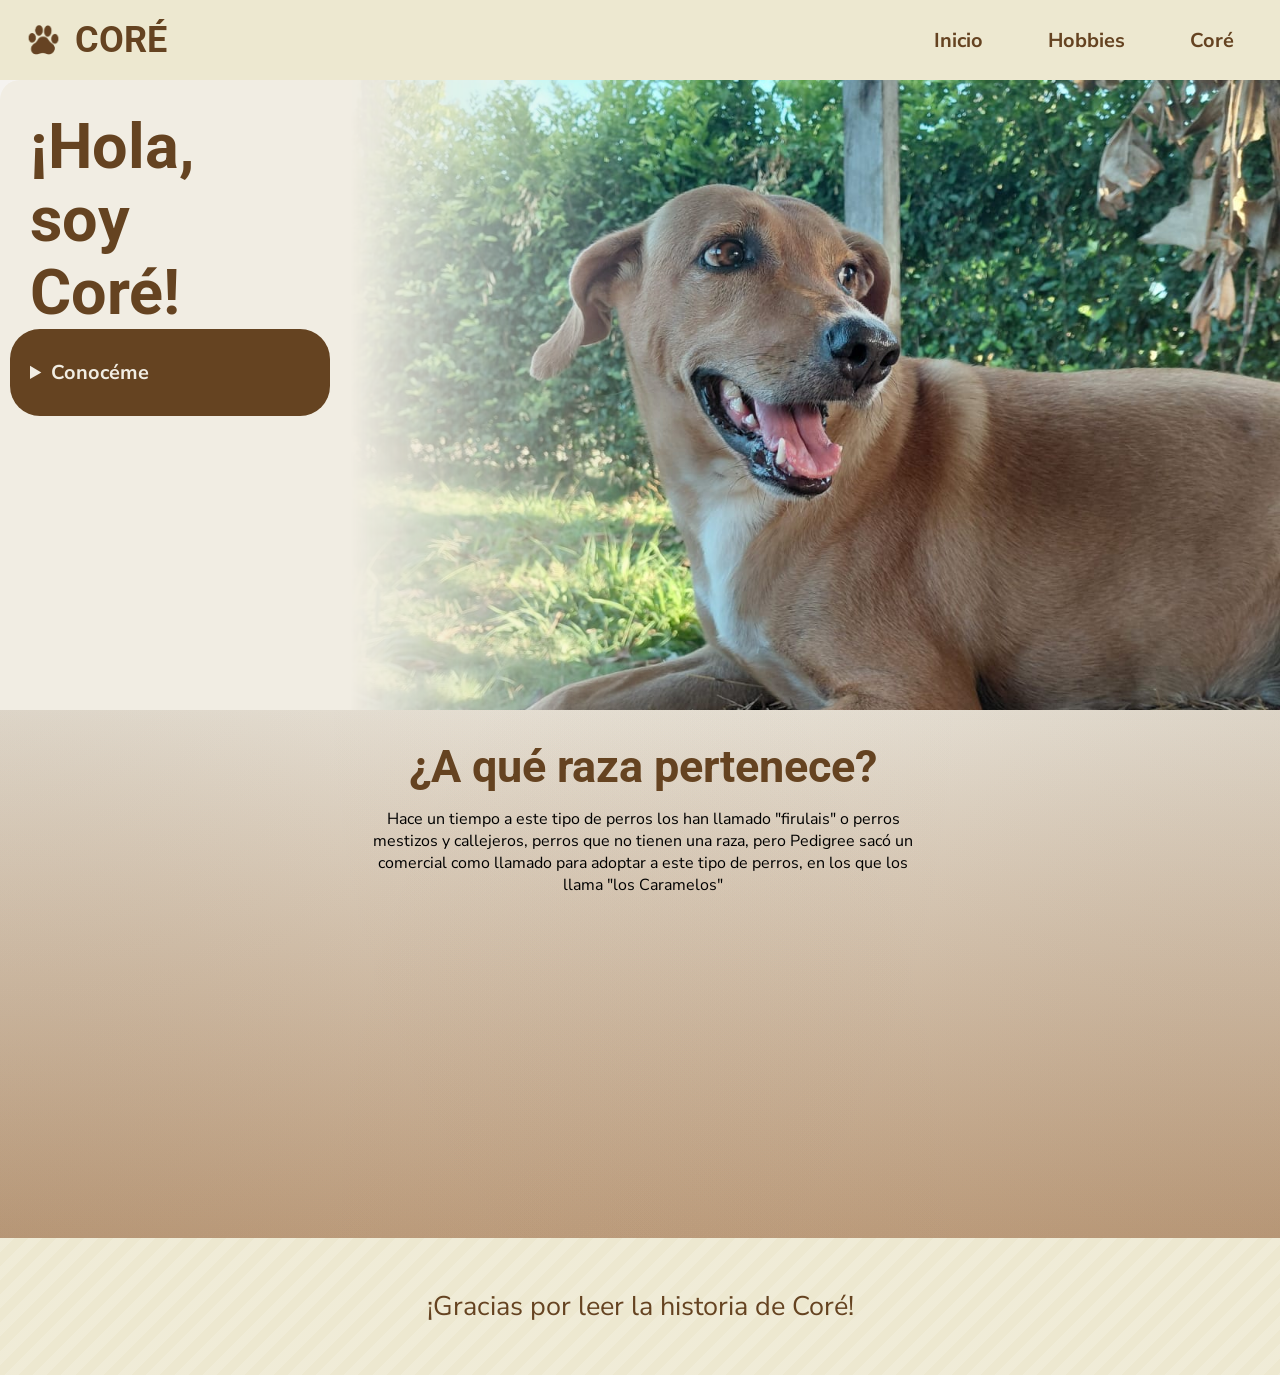
<file: index.html>
<!doctype html>
<html lang="es">
  <head>
    <meta charset="UTF-8" />
    <meta name="viewport" content="width=device-width, initial-scale=1.0" />
    <title>Coré</title>

    <link rel="stylesheet" href="styles.css" />
  </head>
  <link rel="preconnect" href="https://fonts.googleapis.com" />
  <link rel="preconnect" href="https://fonts.gstatic.com" crossorigin />
  <link
    href="https://fonts.googleapis.com/css2?family=Besley:ital,wght@0,400..900;1,400..900&family=Nunito+Sans:ital,opsz,wght@0,6..12,200..1000;1,6..12,200..1000&display=swap"
    rel="stylesheet"
  />
  <link rel="preconnect" href="https://fonts.googleapis.com" />
  <link rel="preconnect" href="https://fonts.gstatic.com" crossorigin />
  <link
    href="https://fonts.googleapis.com/css2?family=Roboto:ital,wght@0,100..900;1,100..900&display=swap"
    rel="stylesheet"
  />

  <body>
    <header>
      <div class="logo">
        <img src="logo.png" alt="Logo de huella café representando a Coré" />
        <h1>CORÉ</h1>
      </div>

      <nav>
        <a href="suri.html">Inicio</a>
        <a href="hobbies.html">Hobbies</a>
        <a href="index.html">Coré</a>
      </nav>
    </header>

    <main>
      <section class="intro">
        <div class="info">
          <div class="boton">
            <h2>¡Hola, soy Coré!</h2>
            <details>
              <summary>Conocéme</summary>
              <p>
                Soy una perrita mestiza de raza pequeña, con un pelaje suave y
                sedoso de color marrón claro. Tengo orejas semi caidas y ojos
                grandes y expresivos que reflejan mi personalidad juguetona y
                cariñosa. Soy conocida por mi energía inagotable y mi amor por
                las aventuras al aire libre. A pesar de mi tamaño, soy valiente
                y siempre estoy dispuesta a explorar nuevos lugares y conocer
                gente nueva. Mi personalidad amigable me convierte en una
                compañera leal y querida por todos los que me conocen.
              </p>
            </details>
          </div>

          <img
            class="foto"
            src="core.jpeg"
            alt="imagen de coré, está sonriendo sentada encima de heno"
          />
        </div>
      </section>

      <section class="informa">
        <h3>¿A qué raza pertenece?</h3>
        <p class="texto">
          Hace un tiempo a este tipo de perros los han llamado "firulais" o
          perros mestizos y callejeros, perros que no tienen una raza, pero
          Pedigree sacó un comercial como llamado para adoptar a este tipo de
          perros, en los que los llama "los Caramelos"
        </p>

        <iframe
          class="video"
          width="560"
          height="315"
          src="https://www.youtube.com/embed/DPkNPN6FduQ?si=ULRg8fPn6rxLnAt1"
          title="YouTube video player"
          frameborder="0"
          allow="
            accelerometer;
            autoplay;
            clipboard-write;
            encrypted-media;
            gyroscope;
            picture-in-picture;
            web-share;
          "
          referrerpolicy="strict-origin-when-cross-origin"
          allowfullscreen
        ></iframe>
      </section>
    </main>

    <footer>
      <p class="final">¡Gracias por leer la historia de Coré!</p>
    </footer>
  </body>
</html>
</file>
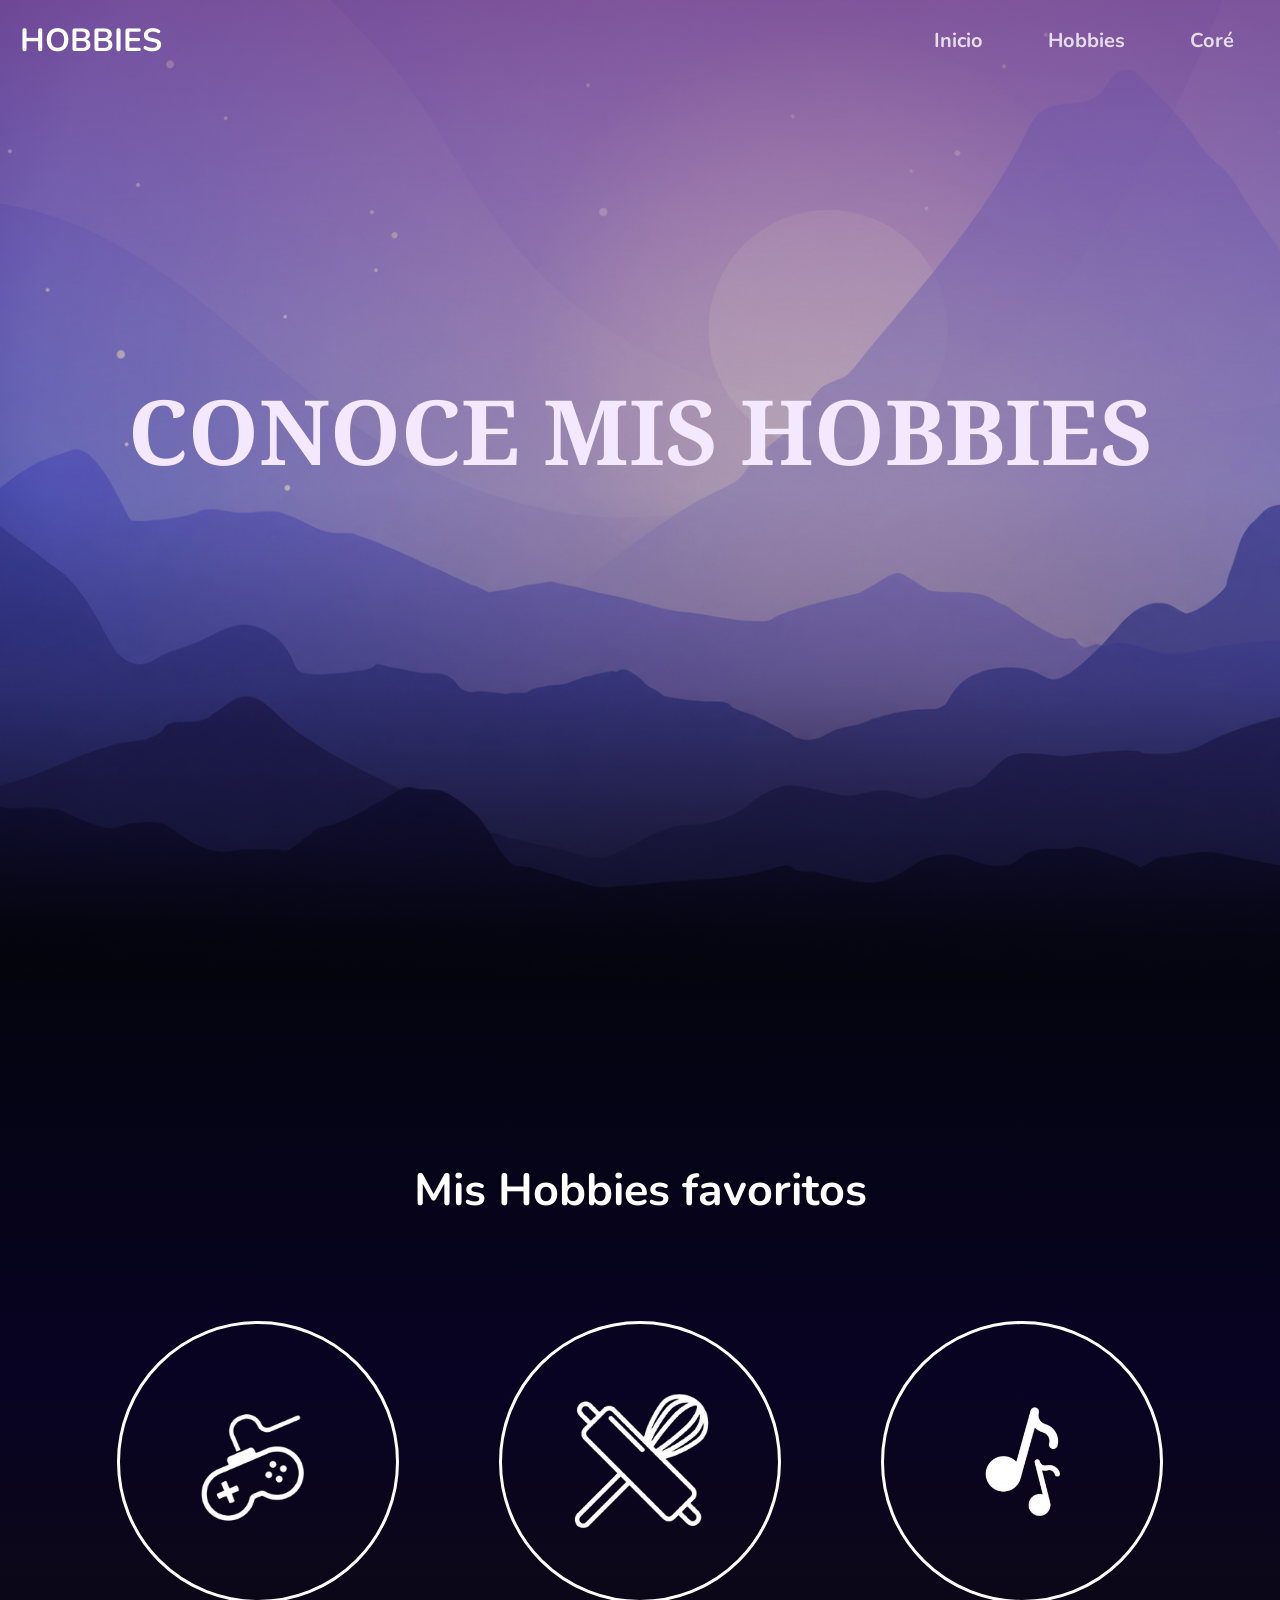
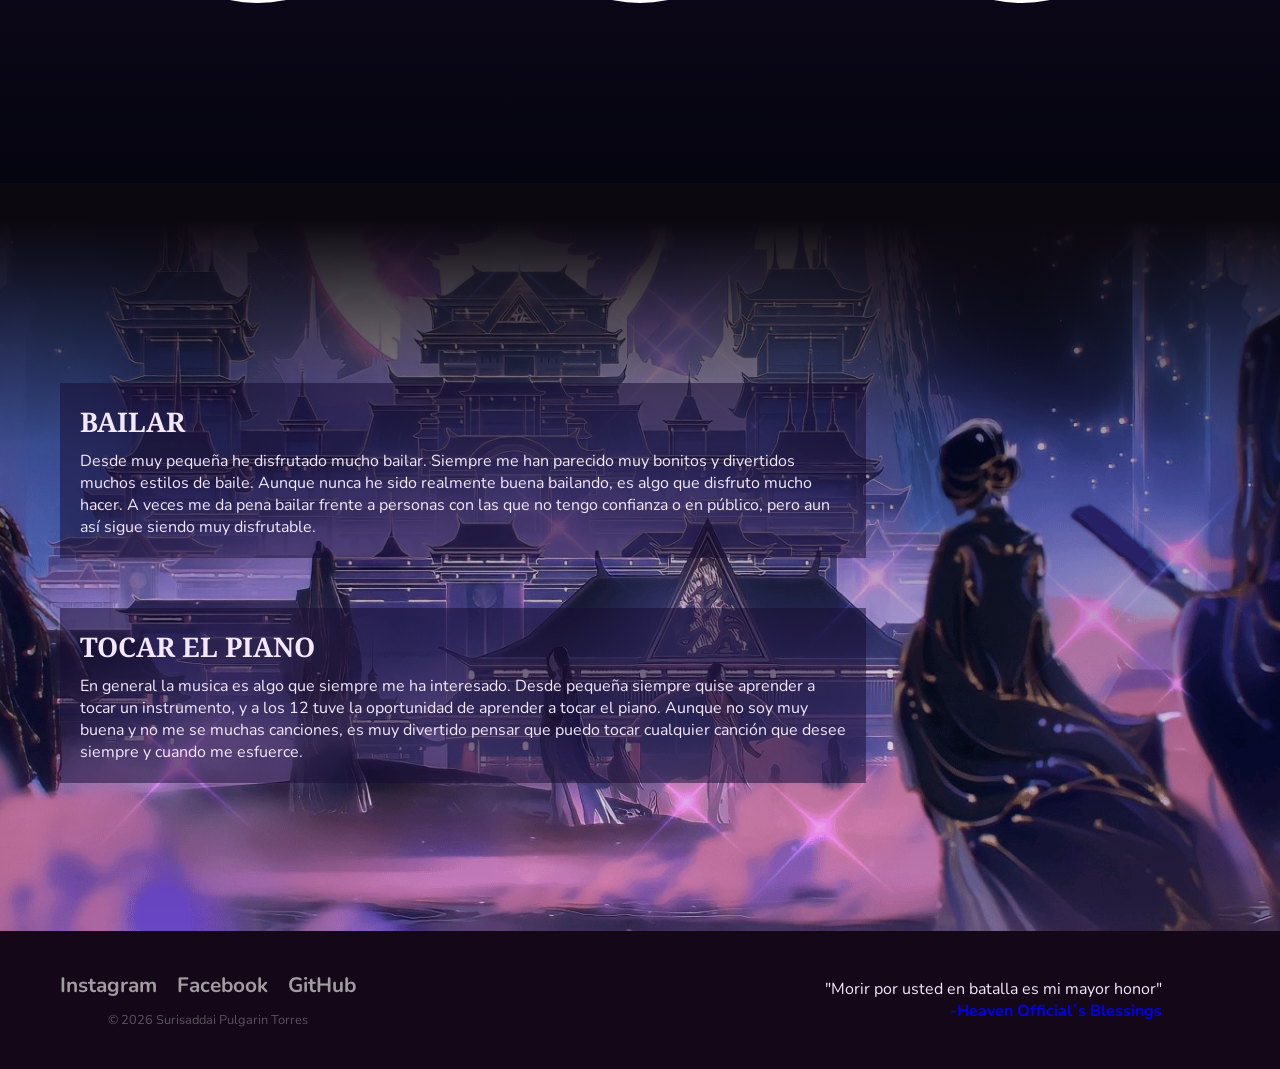
<file: hobbies.html>
<!doctype html>
<html lang="en">
  <head>
    <meta charset="UTF-8" />
    <meta name="viewport" content="width=device-width, initial-scale=1.0" />
    <title>Hobbies</title>
    <link rel="stylesheet" href="styles3.css" />

    <link rel="preconnect" href="https://fonts.googleapis.com" />
    <link rel="preconnect" href="https://fonts.gstatic.com" crossorigin />
    <link
      href="https://fonts.googleapis.com/css2?family=Noto+Serif:ital,wght@0,100..900;1,100..900&display=swap"
      rel="stylesheet"
    />
    <link rel="preconnect" href="https://fonts.googleapis.com" />
    <link rel="preconnect" href="https://fonts.gstatic.com" crossorigin />
    <link
      href="https://fonts.googleapis.com/css2?family=Nunito:ital,wght@0,200..1000;1,200..1000&display=swap"
      rel="stylesheet"
    />
  </head>
  <body>
    <header>
      <div class="logo">
        <h1>HOBBIES</h1>
      </div>

      <nav>
        <a href="suri.html">Inicio</a>
        <a href="hobbies.html">Hobbies</a>
        <a href="index.html">Coré</a>
      </nav>
    </header>

    <main>
      <section class="hero">
        <div>
          <h2>CONOCE MIS HOBBIES</h2>
        </div>
      </section>

      <section class="mis-hobbies">
        <h3>Mis Hobbies favoritos</h3>

        <div class="hobbies-fav">
          <img src="juego.png" alt="foto de un mando" />

          <img src="hornear.png" alt="foto de una espatula" />

          <img class="nota" src="cantar.png" alt="foto de un microfono" />
        </div>
      </section>

      <section class="hobbies-extras">
        <div class="texto-extra">
          <div class="baile">
            <h4>BAILAR</h4>
            <p>
              Desde muy pequeña he disfrutado mucho bailar. Siempre me han
              parecido muy bonitos y divertidos muchos estilos de baile. Aunque
              nunca he sido realmente buena bailando, es algo que disfruto mucho
              hacer. A veces me da pena bailar frente a personas con las que no
              tengo confianza o en público, pero aun así sigue siendo muy
              disfrutable.
            </p>
          </div>

          <div class="piano">
            <h5>TOCAR EL PIANO</h5>
            <p>
              En general la musica es algo que siempre me ha interesado. Desde
              pequeña siempre quise aprender a tocar un instrumento, y a los 12
              tuve la oportunidad de aprender a tocar el piano. Aunque no soy
              muy buena y no me se muchas canciones, es muy divertido pensar que
              puedo tocar cualquier canción que desee siempre y cuando me
              esfuerce.
            </p>
          </div>
        </div>
      </section>
    </main>
    <footer class="sitio-footer">
      <div class="footer-izquierdo">
        <div class="redes-sociales">
          <a href="https://www.instagram.com/surisaddaipt/"> Instagram </a>
          <a
            href="https://www.facebook.com/surisaddai.pulgarintorres.75/?locale=es_LA"
            >Facebook
          </a>
          <a href="https://github.com/suri-09"> GitHub </a>
        </div>
        <p class="copyright">© 2026 Surisaddai Pulgarin Torres</p>
      </div>

      <div class="footer-derecho">
        <p>"Morir por usted en batalla es mi mayor honor"</p>
        <a
          href="https://www.youtube.com/watch?v=-ymGpxVFgKM&list=RD-ymGpxVFgKM&start_radio=1"
          >-Heaven Official´s Blessings</a
        >
      </div>
    </footer>
  </body>
</html>
</file>
<file: styles.css>
* {
    padding: 0;
    margin: 0;
    max-width: 100vw;
}

body {
    text-align: center;
    background-color: #f5f3f0;
    font-family: "Nunito Sans", sans-serif;
}


header {
    height: 80px;
    display: flex;
    flex-direction: row;
    justify-content: space-between;
    align-items: center;
    background-color: #ede8d0;
    color: #654321;
}

.logo {
    display: flex;
    flex-direction: row;
    align-items: center;
    gap: 8px;
    margin-left: 20px;
}

.logo img {
    width: 50px;
    height: 70px;
}

nav {
    display: flex;
    flex-direction: row;
    gap: 33px;
    font-size: 20px;
    margin-right: 30px;
}

nav a {
    margin-right: auto;
    text-decoration: none;
    font-weight: bold;
    color: #654321;
    transition: color 0.3s ease;
    padding: 8px 16px; 
}

nav a:hover {
    color: #e0cd95;
}


main {
    display: flex;
    flex-direction: column;
    min-height: 100vh;
    margin: auto;
    border-radius: 20px;
    background: #f1ede3;
}

.info {
    display: flex;
    flex-direction: row;
    gap: 30px;
    max-width: 2000px;
    align-items: stretch;
}

.boton {
    display: flex;
    flex-direction: column;
    justify-content: flex-start;
    min-height: 60vh;
    width: 320px;
}

.foto {
    flex: 1;
    height: auto;
    max-height: 70vh;
    width: 60%;
    object-fit: cover;
    object-position: right 30%;
    mask-image: linear-gradient(to left, black 65%, transparent);
}

details {
    width: 100%;
    box-sizing: border-box;
    text-align: left;
    background: #654321;
    color: #f1ede3;
    padding: 20px;
    border-radius: 30px;
    margin-left: 10px;
    cursor: pointer;
    transition: transform 0.3s ease;
}

details:hover {
    transform: scale(1.04);
}

summary {
    font-size: 20px;
    font-weight: bold;
    margin-top: 10px;
    margin-bottom: 10px;
}

.informa {
    width: 97.39%;
    padding: 20px;
    align-items: center;
    background: 
        radial-gradient(circle at top left, rgba(101, 67, 33, 0.1) 0%, transparent 70%),
        radial-gradient(circle at top right, rgba(101, 67, 33, 0.1) 0%, transparent 70%),
        radial-gradient(circle at bottom left, rgba(101, 67, 33, 0.1) 0%, transparent 70%),
        radial-gradient(circle at bottom right, rgba(101, 67, 33, 0.1) 0%, transparent 70%),
        linear-gradient(to bottom, #f1ede3, #c4a484);
    display: flex;
    flex-direction: column;
    justify-content: center;
    min-height: 50vh;
}

.texto {
    text-align: center;
    margin-left: 27%;
    margin-right: 27%;
    margin-top: 15px;
    margin-bottom: 7px;
}



footer {
    position: relative;
    overflow: hidden;
    font-size: 3vh;
    background-color: #ede8d0;
    color: #654321;
    padding: 50px;
}

footer::before {
    content: "";
    position: absolute;
    inset: 0;
    background-image: repeating-linear-gradient(
        135deg,
        rgba(255, 255, 255, 0.18) 0,
        rgba(255, 255, 255, 0.18) 10px,
        transparent 10px,
        transparent 20px
    );
    opacity: 0.85;
    pointer-events: none;
}

footer .final {
    position: relative;
    z-index: 1;
}

h1, h2, h3 {
    font-family: "Roboto", sans-serif;
}

h1 {
    text-align: left;
    font-size: 36px;
    margin: 0 auto;
    width: 90%;
}

h2 {
    font-size: 7vh;
    margin: 30px;
    text-align: left;
    margin-bottom: 0%;
    color: #654321;
}

h3 {
    font-size: 5vh;
    margin-top: 10px;
    text-align: center;
    color: #654321;
}
</file>
<file: styles3.css>
* {
    padding: 0;
    margin: 0;
    max-width: 100vw;
}

body {
    text-align: center;
    background-color: #140717;
    font-family: "Noto Serif", serif;
}


header {
    position: absolute;
    height: 80px;
    width: 100%;
    display: flex;
    flex-direction: row;             
    justify-content: space-between;
    align-items: center;
    text-align: center;
    color: white;
    font-family: "Nunito",sans-serif;
}
.logo {
    display: flex;
    flex-direction: row;
    align-items: center;
    gap: 8px;
    margin-left: 20px;
}


nav {
    max-width: 100%;
    display: flex;
    flex-direction: row;
    gap: 33px;
    font-size: 20px;
    margin-right: 30px;
}

nav a {
    margin-right: auto;
    text-decoration: none;
    font-weight: bold;
    transition: color 0.3s ease;
    position: relative;
    text-decoration: none;
    color: rgba(255, 255, 255, 0.8); 
    padding: 8px 16px;               
    z-index: 1;                     
    transition: color 0.3s ease;
}

nav a::before {
  content: '';
  position: absolute;
  top: 0;
  left: 0;
  width: 100%;
  height: 100%;
  background-color: rgba(255, 255, 255, 0.15); 
  border-radius: 6px;                          
  z-index: -1;                                  
  opacity: 0;
  transform: scale(0.85);
  transition: transform 0.25s ease, opacity 0.25s ease;
}


nav a:hover::before {
  opacity: 1;
  transform: scale(1); 
}

nav a:hover {
    color: #ffff;
} 


.hero {
    display: flex;
    flex-direction: column;
    justify-content: center;
    height: 100vh;    
    padding-top: 80px;
    background-image:linear-gradient(to top, 
        rgba(0, 0, 0, 0.8) 5%, 
        rgba(0, 0, 0, 0.4) 30%,
        rgba(0, 0, 0, 0) 100%), linear-gradient(to bottom, 
        rgba(99, 44, 110, 0.68) 0%, 
        rgba(98, 42, 117, 0.416) 20%,
        rgba(84, 28, 77, 0) 50%), url(paisaje.jpg);
    background-size: cover;
    background-repeat: no-repeat;
    background-position: center;
}

.mis-hobbies {
    display: flex;
    flex-direction: column;
    align-items: center;
    text-align: center;
    box-sizing: border-box;
    background-color: rgb(4, 4, 15);
    color: white;
    background-image: linear-gradient(
    to bottom,
    transparent 0%,
    #080323 50%,   
    #0c0718 75%,  
    transparent 100% ); 
    padding: 20vh;
}

.hobbies-fav {
    display: flex;
    justify-content: center;
    align-items: flex-start;
    gap: 100px;
   
}

.hobbies-fav img {
    width: 30%;
    max-width: 100%;
    height: 30%;
    aspect-ratio: 1/1;
    flex-shrink: 0;
    border-radius: 50%;
    object-fit: cover;
    border:3px solid #FFFF;
}

.hobbies-extras {
    width: 100%;
    height: 748px;
    align-items: center;
    text-align: left;
    justify-content: center;
    background-image: linear-gradient(to bottom, 
        rgb(12, 8, 16) 5%, 
        rgba(0, 0, 0, 0.3) 35%,
        rgba(0, 0, 0, 0) 100%), url(foto2.png); 
    background-size: cover;
    background-repeat: no-repeat;
    background-position: center;
}

.texto-extra {
    display: flex;
    flex-direction: column;
    padding: 200px 30px;
    gap: 50px;
    margin-right: 30%;
    margin-left: 30px;
}

.baile {
    background-color: #180d3285;
    color: #F3E8FF;
    padding: 20px;
    font-family: "Nunito", sans-serif;
}

.piano {
    background-color: #180d3285;
    color: #F3E8FF;
    padding: 20px;
    font-family: "Nunito", sans-serif;
}

.sitio-footer {
    display: flex;
    justify-content: space-between;
    align-items: center; 
    padding: 40px 60px;
}


.footer-izquierdo {
    display: flex;
    flex-direction: column;
    gap: 12px; 
    color:#F3E8FF;
    font-family: "Nunito",sans-serif;
}


.redes-sociales {
    display: flex;
    gap: 20px; 
}


.redes-sociales a {
    color: rgba(255, 255, 255, 0.6); 
    font-size: 1.3rem;
    transition: all 0.3s ease;
    text-decoration: none;
    font-weight: bold;
}

.redes-sociales a:hover {
    color: #7b4ca7; 
    transform: translateY(-3px); 
    text-shadow: 0 0 8px rgba(123, 76, 167, 0.6); 
}


.copyright {
    color: rgba(255, 255, 255, 0.3);
    font-size: 0.8rem;
    margin: 0;
}

.footer-derecho {
    font-family: "Nunito", sans-serif;
    text-align: right;
    margin-right: 5%;
    color:#F3E8FF
    
}

.footer-derecho a {
    text-decoration: none;
    font-weight: bold;
    transition: all 0.3s ease;
}

.footer-derecho a:hover {
    color: #7b4ca7; 
    text-shadow: 0 0 8px rgba(123, 76, 167, 0.6); 
}

h2 {
    font-size: 10vh;
    margin-bottom: 200px;
    color:#F3E8FF;
}

h3 {
    margin-bottom: 100px;
    font-size: 5vh;
    font-family: "Nunito", sans-serif;
}

h4, h5 {
    margin-bottom: 10px;
    font-size: 3vh;
    font-family: "Noto Serif", serif;
}
</file>
